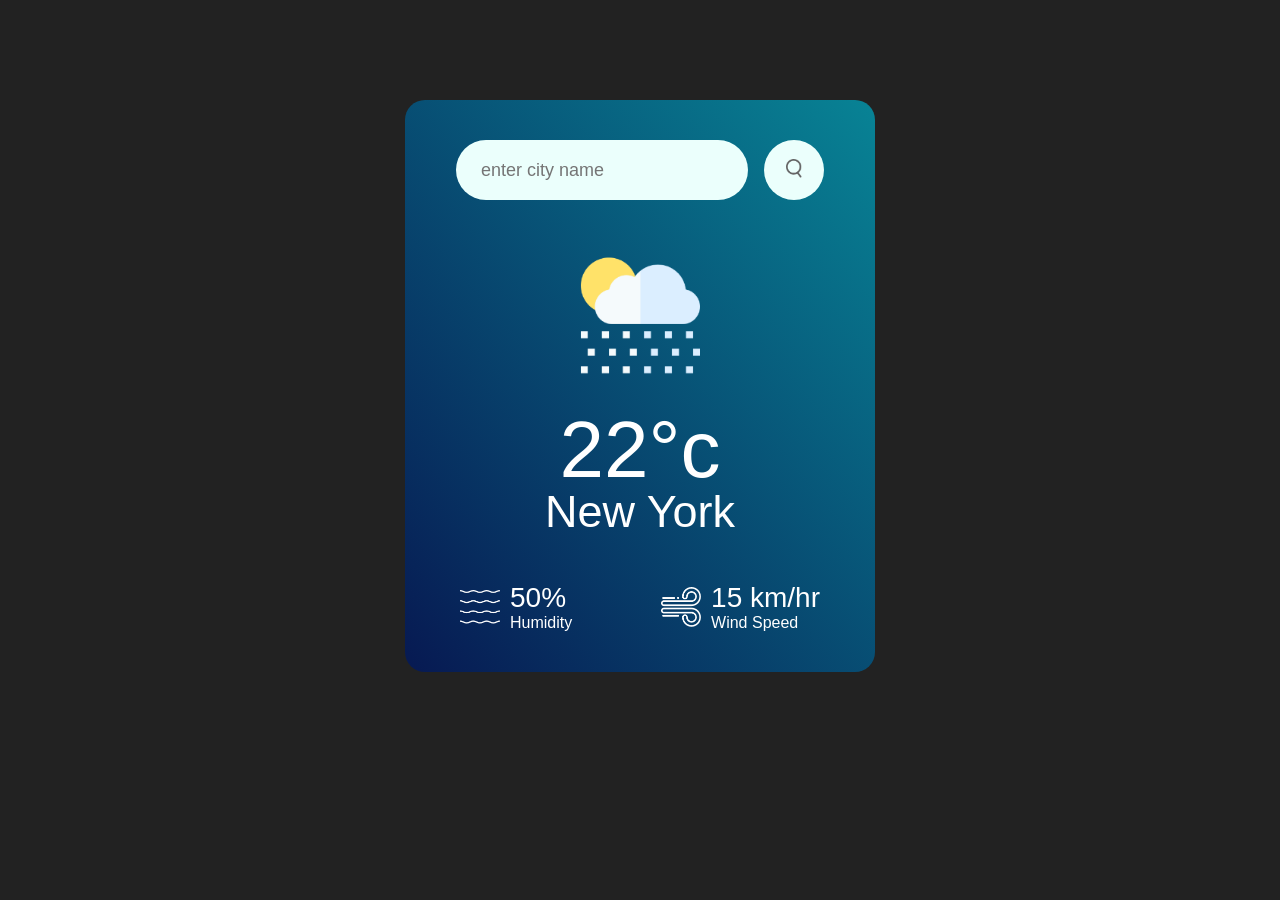
<file: index.html>
<!DOCTYPE html>
<html lang="en">
<head>
    <meta charset="UTF-8">
    <meta name="viewport" content="width=device-width, initial-scale=1">
    <title>Weather App</title>
    <link rel="stylesheet" href="style.css">
</head>
<body>
    <div class="card">
        <div class="search">
            <input type="text" placeholder="enter city name" spellcheck="false" id="input">
            <button type="button" id="btn"><img src="img/search.png" alt="search"></button>
            
        </div>
        <div class="weather">
            <img src="img/rain.png" class="weather-icon" alt="rain">
            <h1 class="temp">22°c</h1>  
            <h2 class="city">New York</h2>  
            <div class="details">
                <div class="col">
                    <img src="img/humidity.png" class="weather-icon" alt="humidity">
                    <div>
                        <p class="humidity">50%</p>
                        <p>Humidity</p>
                    </div>
                </div>
                <div class="col">
                    <img src="img/wind.png" class="weather-icon" alt="wind">
                    <div>
                        <p class="wind">15 km/hr</p>
                        <p>Wind Speed</p>
                    </div>
                </div>
            </div>
        </div>
    </div>
    <script src="script.js"></script>
</body>
</html>
</file>
<file: style.css>
*{
    margin: 0;
    padding: 0;
    font-family: 'Poppins', sans-serif;
    box-sizing: border-box;
}
body{
    background: #222;
}

.card{
    width: 90vw;
    max-width: 470px; 
    background: linear-gradient(50deg, #071952, #088395);
    color: #fff;
    margin:100px auto 0;
    border-radius: 20px;
    padding: 40px 35px;
    text-align: center;
    align-items: center;
}
.search{
    max-width: 470px; 
    display: flex;
    /* align-items: center; */
    justify-content: space-between;
}
.search input{
    border: 0;
    outline: 0;
    background: #ebfffc;
    color:  #555;
    padding: 10px 25px;
    height:auto 60px;
    border-radius: 30px;
    flex: 1;
    margin-right: 16px;
    margin-left: 16px;
    font-size: 18px;
}

.search button{
    border: 0;
    outline: 0;
    background: #ebfffc;
    margin-right: 16px;
    border-radius: 50%;
    width:60px;
    height: 60px;
    cursor: pointer;
}

.search button img{
    width: 16px;
}

.weather-icon{
    width: 170px;
    margin-top: 30px;
}

.weather h1{
    font-size: 80px;
    font-weight: 500;
}

.weather h2{
    font-size: 45px;
    font-weight: 400;
    margin-top: -10px;
}
.details{
    display: flex;
    align-items: center;
    justify-content: space-between;
    padding: 0 20px;
    margin-top: 50px;
}
.col{
    display: flex;
    align-items: center;
    text-align: left;
}
.col img{
    width: 40px;
    margin-right: 10px;
    margin-top: -6px;
}

.humidity, .wind{
    font-size: 28px;
    margin-top: -6px;
}
</file>
